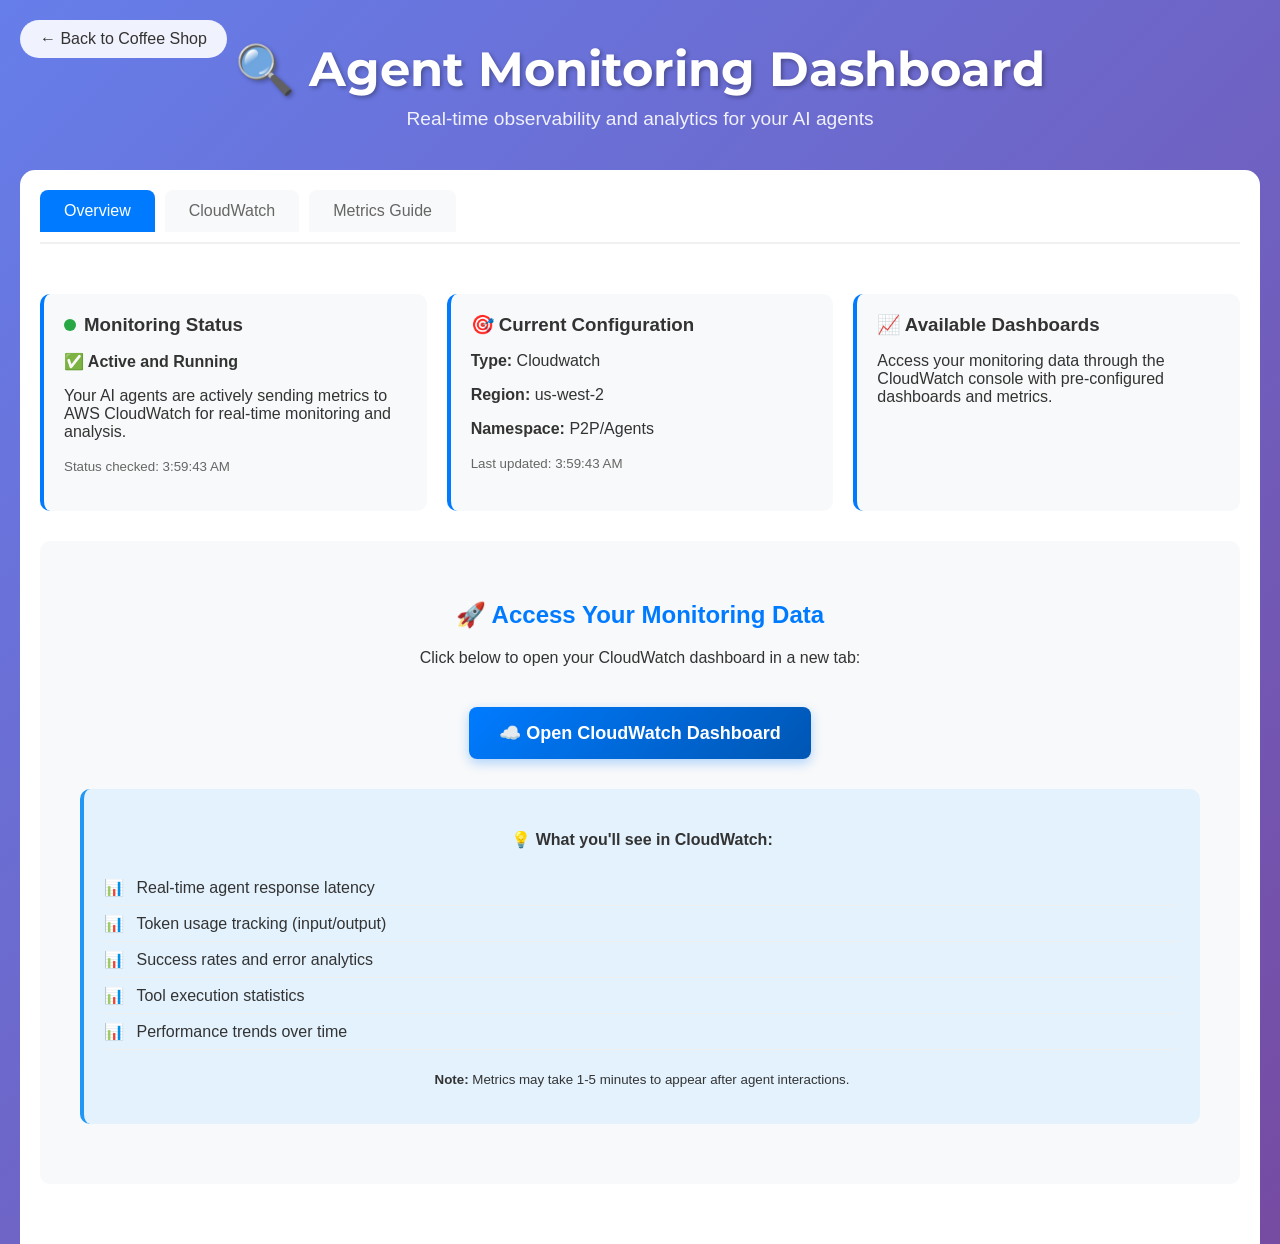
<file: 6_deploy/web-app/observability.html>
<!DOCTYPE html>
<html lang="en">
<head>
  <meta charset="UTF-8">
  <meta name="viewport" content="width=device-width, initial-scale=1.0">
  <title>Agent Monitoring Dashboard - Virtual Coffee Shop</title>
  <link href="https://fonts.googleapis.com/css?family=Montserrat:900&display=swap" rel="stylesheet">
  <style>
    /* Import main styles */
    @import url('style.css');
    
    /* Observability-specific styles */
    body {
      font-family: -apple-system, BlinkMacSystemFont, 'Segoe UI', Roboto, sans-serif;
      margin: 0;
      padding: 0;
      background: linear-gradient(135deg, #667eea 0%, #764ba2 100%);
      min-height: 100vh;
    }
    
    .observability-header {
      text-align: center;
      padding: 40px 20px;
      color: white;
    }
    
    .observability-header h1 {
      font-family: 'Montserrat', sans-serif;
      font-size: 3rem;
      margin: 0 0 10px 0;
      text-shadow: 2px 2px 4px rgba(0,0,0,0.3);
    }
    
    .observability-header p {
      font-size: 1.2rem;
      margin: 0;
      opacity: 0.9;
    }
    
    .monitoring-container {
      max-width: 1200px;
      margin: 0 auto;
      padding: 20px;
      background: white;
      border-radius: 15px 15px 0 0;
      min-height: calc(100vh - 200px);
    }
    
    .monitoring-tabs {
      display: flex;
      gap: 10px;
      margin-bottom: 30px;
      border-bottom: 2px solid #f0f0f0;
      padding-bottom: 10px;
    }
    
    .monitoring-tab {
      padding: 12px 24px;
      border: none;
      background: #f8f9fa;
      color: #666;
      border-radius: 8px 8px 0 0;
      cursor: pointer;
      font-size: 16px;
      font-weight: 500;
      transition: all 0.3s ease;
    }
    
    .monitoring-tab:hover {
      background: #e9ecef;
      color: #333;
    }
    
    .monitoring-tab.active {
      background: #007bff;
      color: white;
    }
    
    .tab-content {
      display: none;
      padding: 20px 0;
    }
    
    .tab-content.active {
      display: block;
    }
    
    .metrics-grid {
      display: grid;
      grid-template-columns: repeat(auto-fit, minmax(300px, 1fr));
      gap: 20px;
      margin-bottom: 30px;
    }
    
    .metric-card {
      background: #f8f9fa;
      padding: 20px;
      border-radius: 10px;
      border-left: 4px solid #007bff;
    }
    
    .metric-card h3 {
      margin: 0 0 10px 0;
      color: #333;
    }
    
    .cloudwatch-section {
      text-align: center;
      padding: 40px;
      background: #f8f9fa;
      border-radius: 10px;
      margin: 20px 0;
    }
    
    .cloudwatch-btn {
      display: inline-block;
      background: linear-gradient(135deg, #007bff 0%, #0056b3 100%);
      color: white;
      padding: 15px 30px;
      text-decoration: none;
      border-radius: 8px;
      font-size: 18px;
      font-weight: bold;
      margin: 10px;
      transition: all 0.3s ease;
      box-shadow: 0 4px 12px rgba(0, 123, 255, 0.3);
    }
    
    .cloudwatch-btn:hover {
      background: linear-gradient(135deg, #0056b3 0%, #004085 100%);
      transform: translateY(-2px);
      box-shadow: 0 6px 20px rgba(0, 123, 255, 0.4);
      color: white;
      text-decoration: none;
    }
    
    .back-btn {
      position: fixed;
      top: 20px;
      left: 20px;
      background: rgba(255, 255, 255, 0.9);
      color: #333;
      padding: 10px 20px;
      text-decoration: none;
      border-radius: 25px;
      font-weight: 500;
      transition: all 0.3s ease;
      backdrop-filter: blur(10px);
    }
    
    .back-btn:hover {
      background: white;
      transform: translateY(-2px);
      box-shadow: 0 4px 12px rgba(0,0,0,0.1);
      text-decoration: none;
      color: #333;
    }
    
    .status-indicator {
      display: inline-block;
      width: 12px;
      height: 12px;
      border-radius: 50%;
      background: #28a745;
      margin-right: 8px;
      animation: pulse 2s infinite;
    }
    
    @keyframes pulse {
      0% { opacity: 1; }
      50% { opacity: 0.5; }
      100% { opacity: 1; }
    }
    
    .info-section {
      background: #e3f2fd;
      padding: 20px;
      border-radius: 10px;
      margin: 20px 0;
      border-left: 4px solid #2196f3;
    }
    
    .metrics-list {
      text-align: left;
      margin: 20px 0;
    }
    
    .metrics-list ul {
      list-style-type: none;
      padding: 0;
    }
    
    .metrics-list li {
      padding: 8px 0;
      border-bottom: 1px solid #eee;
    }
    
    .metrics-list li:before {
      content: "📊 ";
      margin-right: 8px;
    }
  </style>
</head>
<body>
  <a href="index.html" class="back-btn">← Back to Coffee Shop</a>
  
  <div class="observability-header">
    <h1>🔍 Agent Monitoring Dashboard</h1>
    <p>Real-time observability and analytics for your AI agents</p>
  </div>
  
  <div class="monitoring-container">
    <div class="monitoring-tabs">
      <button class="monitoring-tab active" onclick="showTab('overview')">Overview</button>
      <button class="monitoring-tab" onclick="showTab('cloudwatch')">CloudWatch</button>
      <button class="monitoring-tab" onclick="showTab('metrics')">Metrics Guide</button>
    </div>
    
    <div id="overview-content" class="tab-content active">
      <div class="metrics-grid">
        <div class="metric-card">
          <h3><span class="status-indicator"></span>Monitoring Status</h3>
          <p><strong>✅ Active and Running</strong></p>
          <p>Your AI agents are actively sending metrics to AWS CloudWatch for real-time monitoring and analysis.</p>
        </div>
        
        <div class="metric-card">
          <h3>🎯 Current Configuration</h3>
          <p><strong>Type:</strong> AWS CloudWatch</p>
          <p><strong>Region:</strong> us-west-2</p>
          <p><strong>Namespace:</strong> P2P/Agents</p>
        </div>
        
        <div class="metric-card">
          <h3>📈 Available Dashboards</h3>
          <p>Access your monitoring data through the CloudWatch console with pre-configured dashboards and metrics.</p>
        </div>
      </div>
      
      <div class="cloudwatch-section">
        <h2 style="color: #007bff; margin-bottom: 20px;">🚀 Access Your Monitoring Data</h2>
        <p style="margin-bottom: 30px; font-size: 16px;">Click below to open your CloudWatch dashboard in a new tab:</p>
        
        <a href="https://us-west-2.console.aws.amazon.com/cloudwatch/home?region=us-west-2#dashboards:name=P2P-Agent-Metrics" 
           target="_blank" 
           class="cloudwatch-btn">
          ☁️ Open CloudWatch Dashboard
        </a>
        
        <div class="info-section">
          <h4>💡 What you'll see in CloudWatch:</h4>
          <div class="metrics-list">
            <ul>
              <li>Real-time agent response latency</li>
              <li>Token usage tracking (input/output)</li>
              <li>Success rates and error analytics</li>
              <li>Tool execution statistics</li>
              <li>Performance trends over time</li>
            </ul>
          </div>
          <p><small><strong>Note:</strong> Metrics may take 1-5 minutes to appear after agent interactions.</small></p>
        </div>
      </div>
    </div>
    
    <div id="cloudwatch-content" class="tab-content">
      <div class="cloudwatch-section">
        <h2 style="color: #007bff;">☁️ AWS CloudWatch Integration</h2>
        <p>Your agents are configured to send comprehensive metrics to AWS CloudWatch.</p>
        
        <a href="https://us-west-2.console.aws.amazon.com/cloudwatch/home?region=us-west-2#dashboards:name=P2P-Agent-Metrics" 
           target="_blank" 
           class="cloudwatch-btn">
          Open CloudWatch Console
        </a>
        
        <div style="margin-top: 30px; text-align: left;">
          <h3>📊 Available Metrics:</h3>
          <div class="metrics-grid">
            <div class="metric-card">
              <h4>Performance Metrics</h4>
              <ul>
                <li>LatencyMs - Response time</li>
                <li>TotalCycles - Processing cycles</li>
                <li>TotalDuration - Total execution time</li>
              </ul>
            </div>
            
            <div class="metric-card">
              <h4>Usage Metrics</h4>
              <ul>
                <li>InputTokens - Tokens consumed</li>
                <li>OutputTokens - Tokens generated</li>
                <li>ToolCallCount - Tool invocations</li>
              </ul>
            </div>
            
            <div class="metric-card">
              <h4>Quality Metrics</h4>
              <ul>
                <li>SuccessRate - Success percentage</li>
                <li>ErrorCount - Error occurrences</li>
                <li>SuccessCount - Successful operations</li>
              </ul>
            </div>
          </div>
        </div>
      </div>
    </div>
    
    <div id="metrics-content" class="tab-content">
      <h2>📚 Metrics Guide</h2>
      
      <div class="info-section">
        <h3>🎯 Understanding Your Agent Metrics</h3>
        <p>This guide explains what each metric means and how to interpret the data in your CloudWatch dashboard.</p>
      </div>
      
      <div class="metrics-grid">
        <div class="metric-card">
          <h4>🚀 Performance Metrics</h4>
          <p><strong>LatencyMs:</strong> Time taken for agent to respond (lower is better)</p>
          <p><strong>TotalDuration:</strong> Complete processing time including all operations</p>
          <p><strong>TotalCycles:</strong> Number of reasoning cycles the agent went through</p>
        </div>
        
        <div class="metric-card">
          <h4>💰 Cost Metrics</h4>
          <p><strong>InputTokens:</strong> Tokens sent to the model (affects cost)</p>
          <p><strong>OutputTokens:</strong> Tokens generated by the model (affects cost)</p>
          <p><strong>ToolCallCount:</strong> Number of external tool invocations</p>
        </div>
        
        <div class="metric-card">
          <h4>✅ Quality Metrics</h4>
          <p><strong>SuccessRate:</strong> Percentage of successful operations (aim for >95%)</p>
          <p><strong>ErrorCount:</strong> Number of failed operations (should be low)</p>
          <p><strong>SuccessCount:</strong> Number of successful operations</p>
        </div>
      </div>
      
      <div class="info-section">
        <h3>📈 Best Practices</h3>
        <ul>
          <li><strong>Monitor Latency:</strong> Keep response times under 5 seconds for good UX</li>
          <li><strong>Track Token Usage:</strong> Monitor costs by watching input/output token consumption</li>
          <li><strong>Watch Success Rates:</strong> Investigate if success rate drops below 90%</li>
          <li><strong>Analyze Patterns:</strong> Look for trends in usage during different times</li>
        </ul>
      </div>
    </div>
  </div>
  
  <script>
    let observabilityConfig = null;
    let statusCheckInterval = null;

    // Load observability configuration dynamically
    async function loadObservabilityConfig() {
      try {
        console.log('Loading observability configuration...');
        const response = await fetch('observability-config.json');
        
        if (!response.ok) {
          throw new Error(`HTTP error! status: ${response.status}`);
        }
        
        observabilityConfig = await response.json();
        console.log('Observability config loaded:', observabilityConfig);
        
        // Update the UI with loaded config
        updateConfigurationDisplay();
        updateMonitoringStatus();
        
        return true;
      } catch (error) {
        console.error('Failed to load observability config:', error);
        updateConfigurationDisplay(true); // Show error state
        updateMonitoringStatus(false); // Show disconnected state
        return false;
      }
    }

    // Update the configuration display with real data
    function updateConfigurationDisplay(hasError = false) {
      const configCard = document.querySelector('.metric-card:nth-child(2)');
      
      if (hasError || !observabilityConfig) {
        configCard.innerHTML = `
          <h3>🎯 Current Configuration</h3>
          <p><strong>Status:</strong> <span style="color: #dc3545;">Configuration Error</span></p>
          <p>Unable to load configuration. Please check your setup.</p>
        `;
        return;
      }

      // Update with real configuration data
      const configType = observabilityConfig.observabilityType || 'Unknown';
      const region = observabilityConfig.cloudwatch?.region || 'Not configured';
      const namespace = observabilityConfig.cloudwatch?.metricsNamespace || 'Not configured';
      
      configCard.innerHTML = `
        <h3>🎯 Current Configuration</h3>
        <p><strong>Type:</strong> ${configType.charAt(0).toUpperCase() + configType.slice(1)}</p>
        <p><strong>Region:</strong> ${region}</p>
        <p><strong>Namespace:</strong> ${namespace}</p>
        <p><small style="color: #666;">Last updated: ${new Date().toLocaleTimeString()}</small></p>
      `;
    }

    // Update monitoring status with real-time checking
    function updateMonitoringStatus(isConnected = null) {
      const statusCard = document.querySelector('.metric-card:nth-child(1)');
      const statusIndicator = statusCard.querySelector('.status-indicator');
      
      if (isConnected === null) {
        // Check if we have valid config and it's enabled
        isConnected = observabilityConfig && observabilityConfig.enabled === true;
      }

      if (isConnected) {
        statusIndicator.style.background = '#28a745'; // Green
        statusIndicator.style.animation = 'pulse 2s infinite';
        
        statusCard.innerHTML = `
          <h3><span class="status-indicator" style="background: #28a745; animation: pulse 2s infinite;"></span>Monitoring Status</h3>
          <p><strong>✅ Active and Running</strong></p>
          <p>Your AI agents are actively sending metrics to AWS CloudWatch for real-time monitoring and analysis.</p>
          <p><small style="color: #666;">Status checked: ${new Date().toLocaleTimeString()}</small></p>
        `;
      } else {
        statusIndicator.style.background = '#dc3545'; // Red
        statusIndicator.style.animation = 'none';
        
        statusCard.innerHTML = `
          <h3><span class="status-indicator" style="background: #dc3545; animation: none;"></span>Monitoring Status</h3>
          <p><strong>⚠️ Configuration Issue</strong></p>
          <p>There may be an issue with your monitoring configuration. Please check your setup.</p>
          <p><small style="color: #666;">Status checked: ${new Date().toLocaleTimeString()}</small></p>
        `;
      }
    }

    // Simulate connection checking (similar to main page)
    function checkMonitoringConnection() {
      console.log('Checking monitoring connection...');
      
      // Simulate checking if CloudWatch is accessible
      // In a real implementation, this could ping CloudWatch API or check recent metrics
      const isHealthy = observabilityConfig && 
                       observabilityConfig.enabled && 
                       observabilityConfig.cloudwatch && 
                       observabilityConfig.cloudwatch.region;
      
      updateMonitoringStatus(isHealthy);
    }

    // Start periodic status checking
    function startStatusChecking() {
      // Check immediately
      checkMonitoringConnection();
      
      // Then check every 30 seconds
      statusCheckInterval = setInterval(checkMonitoringConnection, 30000);
      console.log('Started periodic status checking (every 30 seconds)');
    }

    // Stop status checking
    function stopStatusChecking() {
      if (statusCheckInterval) {
        clearInterval(statusCheckInterval);
        statusCheckInterval = null;
        console.log('Stopped periodic status checking');
      }
    }

    // Initialize when page loads
    document.addEventListener('DOMContentLoaded', async function() {
      console.log('Observability page loaded, initializing...');
      
      // Show loading state initially
      const statusCard = document.querySelector('.metric-card:nth-child(1)');
      statusCard.innerHTML = `
        <h3><span class="status-indicator" style="background: #ffc107; animation: pulse 2s infinite;"></span>Monitoring Status</h3>
        <p><strong>🔄 Checking Status...</strong></p>
        <p>Loading monitoring configuration and checking connection status...</p>
      `;

      const configCard = document.querySelector('.metric-card:nth-child(2)');
      configCard.innerHTML = `
        <h3>🎯 Current Configuration</h3>
        <p><strong>Status:</strong> <span style="color: #ffc107;">Loading...</span></p>
        <p>Fetching configuration details...</p>
      `;
      
      // Load configuration and start monitoring
      const configLoaded = await loadObservabilityConfig();
      
      if (configLoaded) {
        startStatusChecking();
      }
    });

    // Clean up when page is unloaded
    window.addEventListener('beforeunload', function() {
      stopStatusChecking();
    });

    function showTab(tabName) {
      // Hide all tab contents
      document.querySelectorAll('.tab-content').forEach(content => {
        content.classList.remove('active');
      });
      
      // Remove active class from all tabs
      document.querySelectorAll('.monitoring-tab').forEach(tab => {
        tab.classList.remove('active');
      });
      
      // Show selected content
      document.getElementById(tabName + '-content').classList.add('active');
      
      // Add active class to clicked tab
      event.target.classList.add('active');
    }
  </script>
</body>
</html>
</file>
